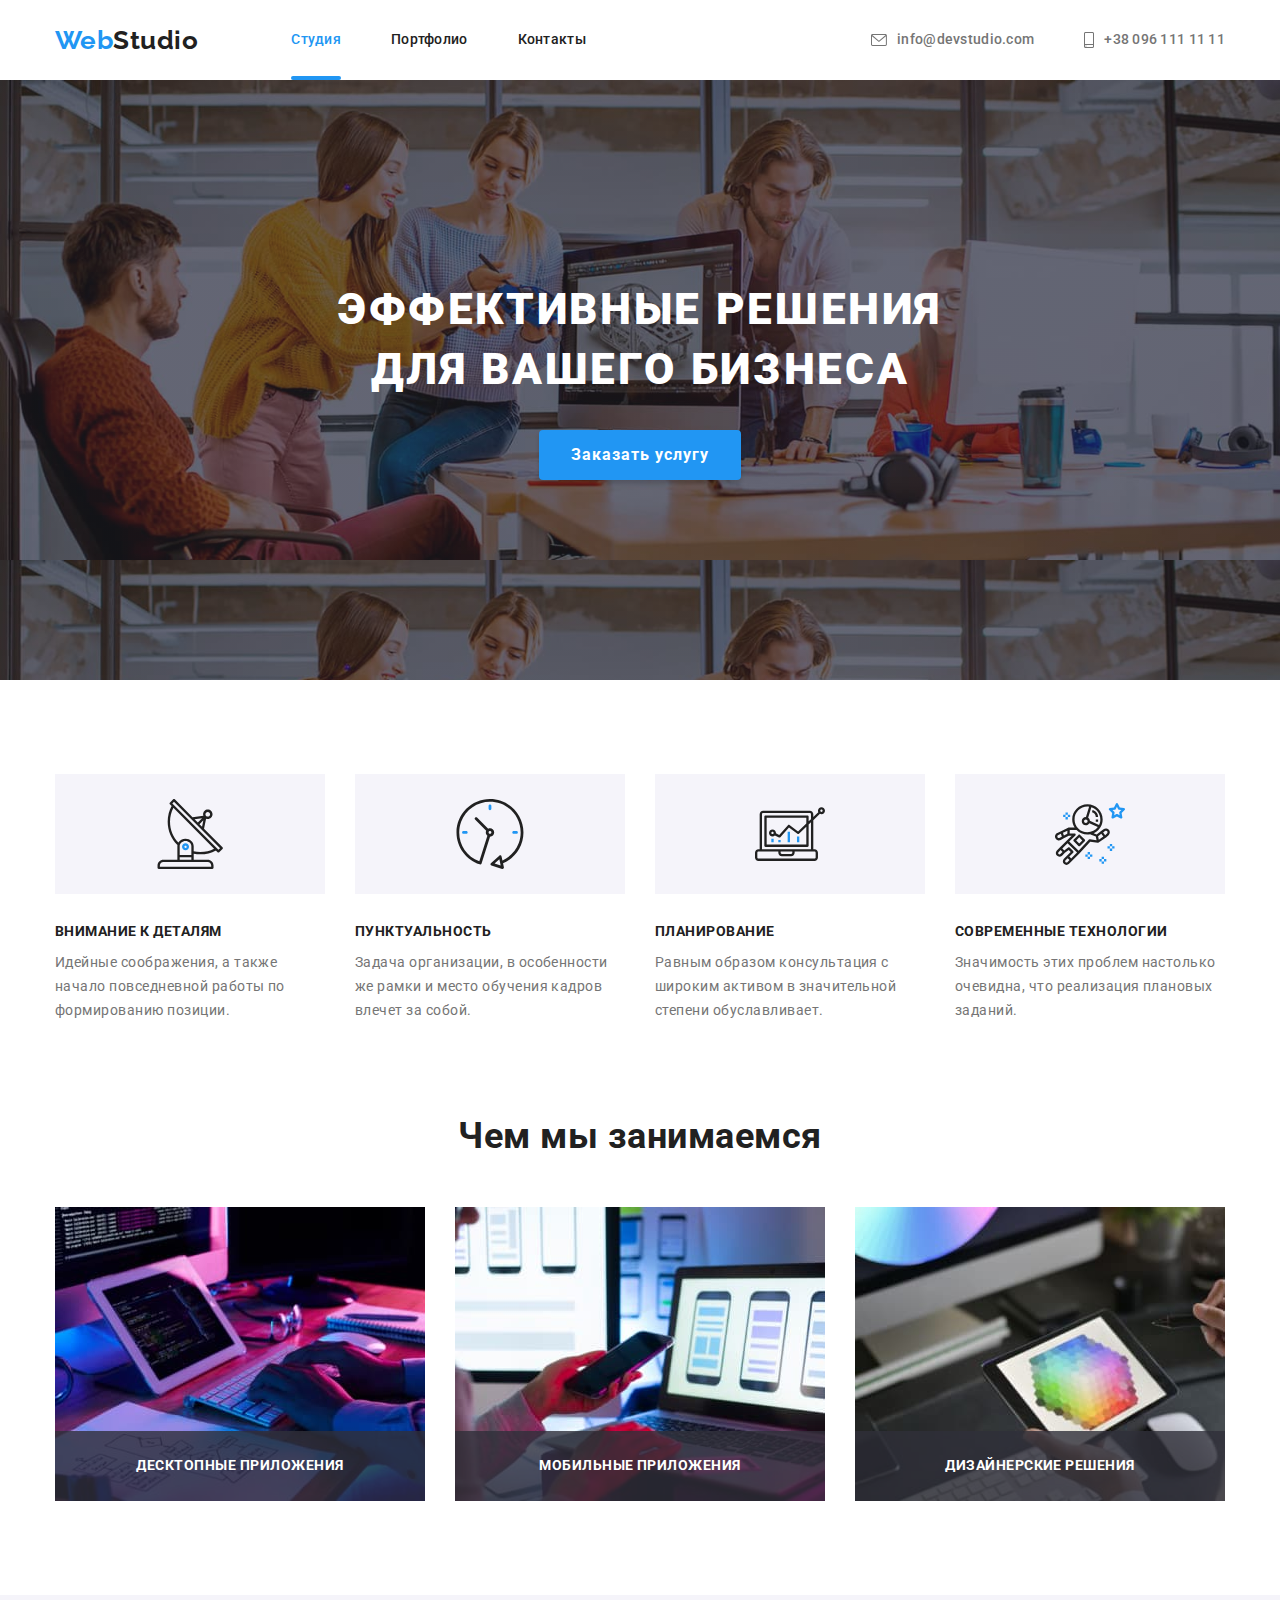
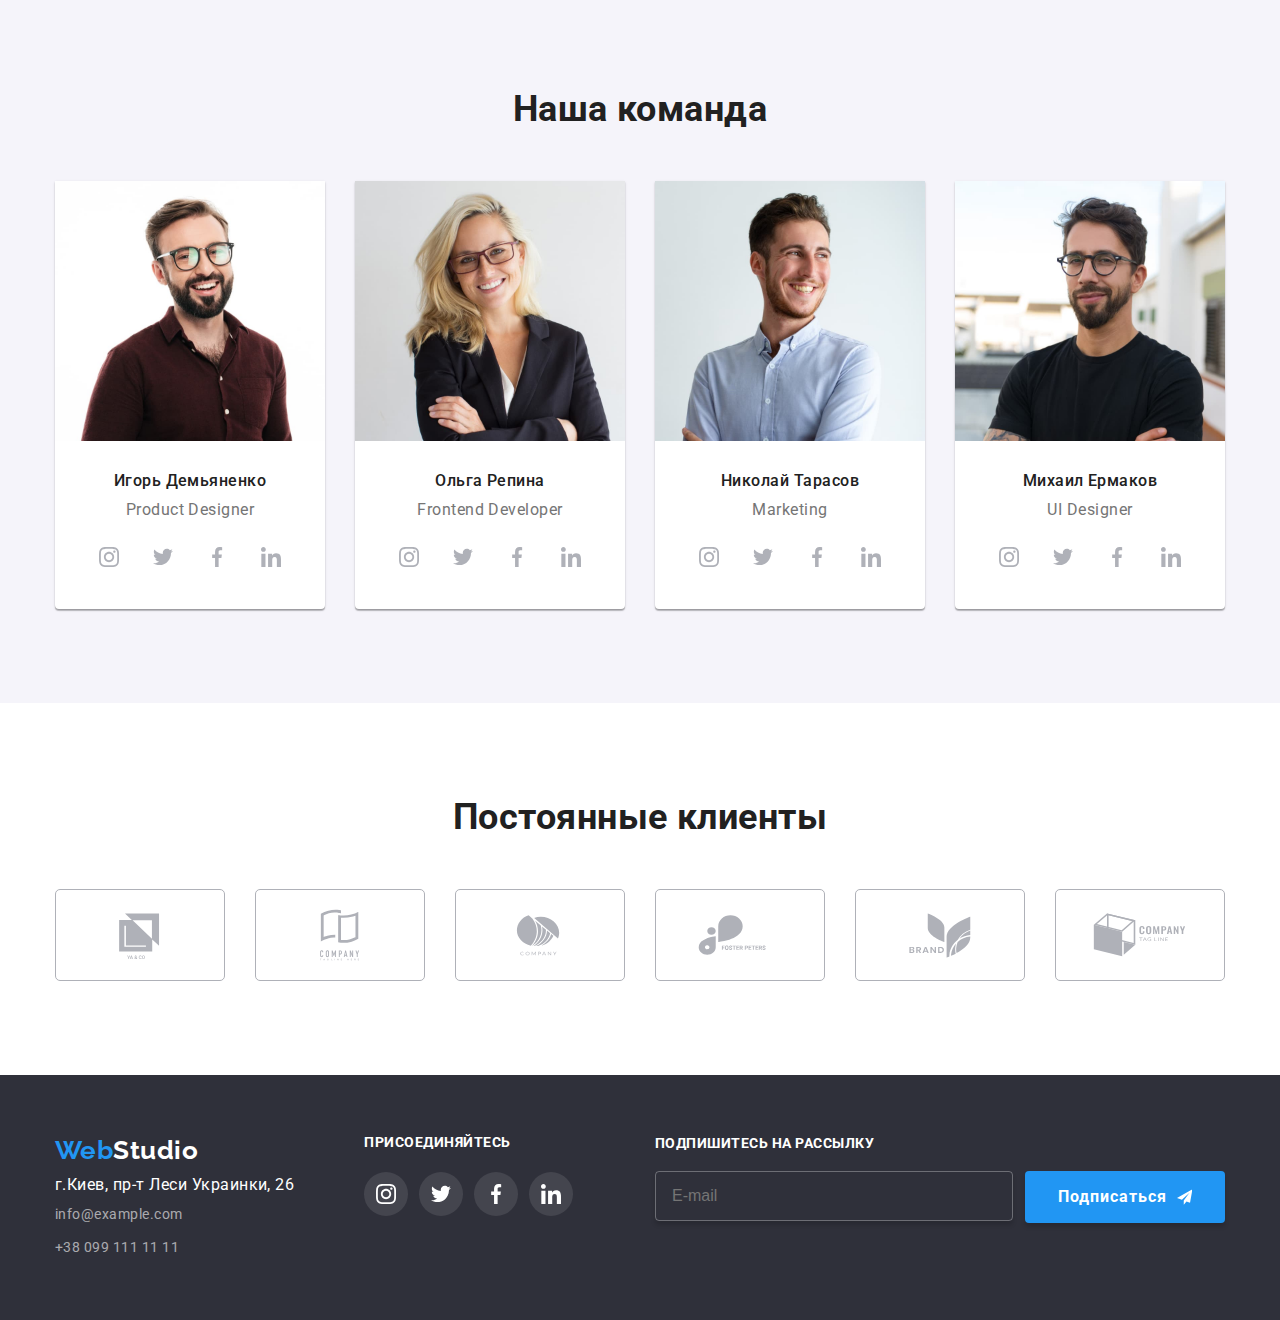
<file: index.html>
<!DOCTYPE html>
<html lang="ru">

<head>


    <meta charset="UTF-8" />
    <meta http-equiv="X-UA-Compatible" content="IE=edge" />
    <meta name="viewport" content="width=device-width, initial-scale=1.0" />
    <title>WebStudio</title>
    <link
        href="https://fonts.googleapis.com/css2?family=Raleway:wght@700&family=Roboto:wght@400;500;700;900&display=swap"
        rel="stylesheet" />
    <link rel="stylesheet" href="./css/styles.css" />
</head>

<body>

    <!-- Верхняя линия  -->
    <header class="header">
        <div class="container">
            <nav class="nav">
                <a href="./index.html" class="logo">
                    <span class="fs-logo">Web</span>Studio
                </a>
                <ul class="nav-list">
                    <li><a href="./index.html" class="nav-point current">Студия</a></li>
                    <li>
                        <a href="./portfolio.html" class="nav-point">Портфолио</a>
                    </li>
                    <li>
                        <a href="" class="nav-point contact">Контакты</a>
                    </li>
                </ul>
            </nav>
            <ul class="contact-list">
                <li>
                    <a href="mailto:info@devstudio.com" class="email">
                        <div class="envelope">
                            <svg class="icon" width="16" height="12">
                                <use href='./images/icons.svg#icon-envelope'>
                                </use>
                            </svg>
                        </div>
                        info@devstudio.com
                    </a>
                </li>
                <li>
                    <a href="tel:+380961111111" class="tel">
                        <div class="smartphone">
                            <svg class="icon" width="10" height="16">
                                <use href='./images/icons.svg#icon-smartphone'>
                                </use>
                            </svg>
                        </div>
                        +38 096 111 11 11
                    </a>
                </li>
            </ul>
        </div>
    </header>
    
<main class="main-content"></main>
    <!-- Контент главной страницы-->
    <section class="main-block section">
        <h1 class="main-title">
            ЭФФЕКТИВНЫЕ РЕШЕНИЯ <br />
            ДЛЯ ВАШЕГО БИЗНЕСА
        </h1>
        <button type="button" class="main-btn" data-modal-open>Заказать услугу</button>
    
        <div class="backdrop is-hidden" data-modal>
    
            <div class="modal">
    
                <button class="close" data-modal-close>

                </button>
            
                    <form class="modal-form" autocomplete="off">
                        <b class="modal-title">
                            Оставьте свои данные, мы вам перезвоним
                        </b>
            
                                <label class=form-label>Имя
                                <input class="textfield" type="text" name="name" id="name" placeholder=" " />
                                <svg class="form-icon" width="18" height="18">
                                    <use href="./images/symbol-defs1.svg#icon-icon-chelovek-1"></use>
                                </svg>
                                </label>
                           
                                <label class=form-label>Телефон
                                <input class="textfield" type="tel" name="tel" id="tel" placeholder=" " />
                                <svg class="form-icon" width="18" height="18">
                                    <use href="./images/symbol-defs1.svg#icon-phone-black"></use>
                                </svg>
                                </label>

                                <label class=form-label>Почта
                                <input class="textfield" type="email" name="email" id="mail" placeholder=" " />
                                <svg class="form-icon" width="18" height="18">
                                    <use href="./images/symbol-defs2.svg#icon-email-black-18dp"></use>
                                </svg>
                                </label>

                                <label class=comment-field for="comment">Комментарий</label>
                                <input class="comment-label" type="comment" name="comment" id="comment" placeholder="Введите текст" />

            
                        <label class="modal-consent">
                            <input class="modal-checkbox" type="checkbox" name="policy" />
                            <span class="checkbox-icon">
                                <svg width="16" height="15">
                                    <use href="./images/symbol.svg#icon-checktwo"></use>
                                </svg>
                            </span>
                            <span class="md-cons">Соглашаюсь с рассылкой и принимаю <a class="modal-link-consent" href="#"> Условия
                                    договора</a></span>
                        </label>
            
                        <button class="link-button" type="submit">Отправить</button>
            
                    </form>
                </div>
                </div>
                </section>

        <!-- Преимущества-->
        <section class="section benefits">
            <div class="container">
                <h2 class="section-title hidden">Преимущества</h2>
                <ul class="section-list">
                    <li class="card">
                        <div class="icons">
                            <svg class="icon-antena" width="70" height="70">
                                <use href='./images/icons.svg#icon-antenna'></use>
                            </svg>
                        </div>
                        <h3 class="section-point">ВНИМАНИЕ К ДЕТАЛЯМ</h3>
                        <p class="section-descr">
                            Идейные соображения, а также начало повседневной работы по
                            формированию позиции.
                        </p>
                    </li>
                    <li class="card">
                        <div class="icons">
                            <svg class="icon-clock" width="70" height="70">
                                <use href='./images/icons.svg#icon-clock'></use>
                            </svg>
                        </div>
                        <h3 class="section-point">ПУНКТУАЛЬНОСТЬ</h3>
                        <p class="section-descr">
                            Задача организации, в особенности же рамки и место обучения кадров
                            влечет за собой.
                        </p>
                    </li>
                    <li class="card">
                        <div class="icons">
                            <svg class="icon-comp" width="70" height="70">
                                <use href='./images/icons.svg#icon-diagram'></use>
                            </svg>
                        </div>
                        <h3 class="section-point">ПЛАНИРОВАНИЕ</h3>
                        <p class="section-descr">
                            Равным образом консультация с широким активом в значительной
                            степени обуславливает.
                        </p>
                    </li>
                    <li class="card">
                        <div class="icons">
                            <svg class="icon-astronaut" width="70" height="70">
                                <use href='./images/icons.svg#icon-astronaut'></use>
                            </svg>
                        </div>
                        <h3 class="section-point">СОВРЕМЕННЫЕ ТЕХНОЛОГИИ</h3>
                        <p class="section-descr">
                            Значимость этих проблем настолько очевидна, что реализация
                            плановых заданий.
                        </p>
                    </li>
                </ul>
            </div>
        </section>

        <!-- Чем мы занимаемся -->
        <section class="section what-we-do">
            <div class="container">
                <h2 class="section-title">Чем мы занимаемся</h2>
                <ul class="section-list">
                    <li>
                        <div class="img-wrap ">
                            <img src="./images/box1.jpg" alt="Пример рабочего места 1" width="370" height="294" />
                            <div class="descript">
                                <p class="descript-title">Десктопные приложения</p>
                            </div>
                        </div>
                    </li>
                    <li>
                        <div class="img-wrap ">
                            <img src="./images/box2.jpg" alt="Пример рабочего места 2" width="370" height="294" />
                            <div class="descript">
                                <p class="descript-title">Мобильные приложения</p>
                            </div>
                        </div>
                    </li>
                    <li>
                        <div class="img-wrap ">
                            <img src="./images/box3.jpg" alt="Пример рабочего места 3" width="370" height="294" />
                            <div class="descript">
                                <p class="descript-title">Дизайнерские решения</p>
                            </div>
                        </div>
                    </li>
                </ul>
            </div>
        </section>

        <!-- Наша команда -->
        <section class="section our-team">
            <div class="container">
                <h2 class="section-title">Наша команда</h2>
                <div class="section-block">
                    <ul class="section-list cards">
                        <li class="card">
                            <img src="./images/igor.jpg" alt="Игорь Демьяненко" width="270" height="260" />
                            <h3 class="card-title">Игорь Демьяненко</h3>
                            <p class="card-descr">Product Designer</p>
                            <ul class="card-links">
                                <li class="icon-item">
                                    <a href="" class="icon-link">
                                        <svg class="icon" width="20" height="20">
                                            <use href='./images/icons.svg#icon-instagram'></use>
                                        </svg>
                                    </a>
                                </li>
                                <li class="icon-item">
                                    <a href="" class="icon-link">
                                        <svg class="icon" width="20" height="20">
                                            <use href='./images/icons.svg#icon-twitter'></use>
                                        </svg>
                                    </a>
                                </li>
                                <li class="icon-item">
                                    <a href="" class="icon-link"> <svg class="icon" width="20" height="20">
                                            <use href='./images/icons.svg#icon-facebook'></use>
                                        </svg></a>

                                </li>
                                <li class="icon-item">
                                    <a href="" class="icon-link"><svg class="icon" width="20" height="20">
                                            <use href='./images/icons.svg#icon-linkedin'></use>
                                        </svg></a>

                                </li>
                            </ul>
                        </li>
                        <li class="card">
                            <img src="./images/olga.jpg" alt="Ольга Репина" width="270" height="260" />
                            <h3 class="card-title">Ольга Репина</h3>
                            <p class="card-descr">Frontend Developer</p>
                            <ul class="card-links">
                                <li class="icon-item">
                                    <a href="" class="icon-link">
                                        <svg class="icon" width="20" height="20">
                                            <use href='./images/icons.svg#icon-instagram'></use>
                                        </svg>
                                    </a>
                                </li>
                                <li class="icon-item">
                                    <a href="" class="icon-link">
                                        <svg class="icon" width="20" height="20">
                                            <use href='./images/icons.svg#icon-twitter'></use>
                                        </svg>
                                    </a>
                                </li>
                                <li class="icon-item">
                                    <a href="" class="icon-link"> <svg class="icon" width="20" height="20">
                                            <use href='./images/icons.svg#icon-facebook'></use>
                                        </svg></a>

                                </li>
                                <li class="icon-item">
                                    <a href="" class="icon-link"><svg class="icon" width="20" height="20">
                                            <use href='./images/icons.svg#icon-linkedin'></use>
                                        </svg></a>

                                </li>
                            </ul>
                        </li>
                        <li class="card">
                            <img src="./images/nikolai.jpg" alt="Николай Тарасов" width="270" height="260" />
                            <h3 class="card-title">Николай Тарасов</h3>
                            <p class="card-descr">Marketing</p>
                            <ul class="card-links">
                                <li class="icon-item">
                                    <a href="" class="icon-link">
                                        <svg class="icon" width="20" height="20">
                                            <use href='./images/icons.svg#icon-instagram'></use>
                                        </svg>
                                    </a>
                                </li>
                                <li class="icon-item">
                                    <a href="" class="icon-link">
                                        <svg class="icon" width="20" height="20">
                                            <use href='./images/icons.svg#icon-twitter'></use>
                                        </svg>
                                    </a>
                                </li>
                                <li class="icon-item">
                                    <a href="" class="icon-link"> <svg class="icon" width="20" height="20">
                                            <use href='./images/icons.svg#icon-facebook'></use>
                                        </svg></a>

                                </li>
                                <li class="icon-item">
                                    <a href="" class="icon-link"><svg class="icon" width="20" height="20">
                                            <use href='./images/icons.svg#icon-linkedin'></use>
                                        </svg></a>

                                </li>
                            </ul>
                        </li>
                        <li class="card">
                            <img src="./images/misha.jpg" alt="Михаил Ермаков" width="270" height="260" />
                            <h3 class="card-title">Михаил Ермаков</h3>
                            <p class="card-descr">UI Designer</p>
                            <ul class="card-links">
                                <li class="icon-item">
                                    <a href="" class="icon-link">
                                        <svg class="icon" width="20" height="20">
                                            <use href='./images/icons.svg#icon-instagram'></use>
                                        </svg>
                                    </a>
                                </li>
                                <li class="icon-item">
                                    <a href="" class="icon-link">
                                        <svg class="icon" width="20" height="20">
                                            <use href='./images/icons.svg#icon-twitter'></use>
                                        </svg>
                                    </a>
                                </li>
                                <li class="icon-item">
                                    <a href="" class="icon-link"> <svg class="icon" width="20" height="20">
                                            <use href='./images/icons.svg#icon-facebook'></use>
                                        </svg></a>

                                </li>
                                <li class="icon-item">
                                    <a href="" class="icon-link"><svg class="icon" width="20" height="20">
                                            <use href='./images/icons.svg#icon-linkedin'></use>
                                        </svg></a>

                                </li>
                            </ul>
                        </li>
                    </ul>
                </div>
            </div>
        </section>
    </main>
    <section class="section client">
        <div class="container">
            <h2 class="section-title">Постоянные клиенты</h2>
            <ul class="card-client">
                <li class="icon-client">
                    <a href="" class="icon-card">
                    <svg class="icon-logo" width="106px" height="60">
                        <use href='./images/icons.svg#icon-logo1'></use>
                    </svg>
                    </a>
                </li>
                <li class="icon-client">
                    <a href="" class="icon-card">
                    <svg class="icon-logo" width="106" height="60">
                        <use href='./images/icons.svg#icon-logo2'></use>
                    </svg>
                    </a>
                </li>
                <li class="icon-client">
                    <a href="" class="icon-card">
                    <svg class="icon-logo" width="106" height="60">
                        <use href='./images/icons.svg#icon-logo3'></use>
                    </svg>
                    </a>
                </li>
                <li class="icon-client">
                    <a href="" class="icon-card">
                    <svg class="icon-logo" width="106" height="60">
                        <use href='./images/icons.svg#icon-logo4'></use>
                    </svg>
                    </a>
                </li>
                <li class="icon-client">
                    <a href="" class="icon-card">
                    <svg class="icon-logo" width="106" height="60">
                        <use href='./images/icons.svg#icon-logo5'></use>
                    </svg>
                    </a>
                </li>
                <li class="icon-client">
                    <a href="" class="icon-card">
                    <svg class="icon-logo" width="106" height="60">
                        <use href='./images/icons.svg#icon-logo6'></use>
                    </svg>
                    </a>
                </li>
            </ul>
        </div>
    </section>
    <!--  Подвал   -->
    <footer class="footer">
        <div class="container">
            <div class="footer-flex">
                <div>
                    <a href="./index.html" class="logo">
                        <span class="fs-logo">Web</span>Studio
                    </a>
                    <address>
                        <p class="item">г.Киев, пр-т Леси Украинки, 26</p>
                        <span class="item adress-transparency">info@example.com</span>
                        <span class="item adress-transparency">+38 099 111 11 11</span>
                    </address>
                </div>
                <div class="flex">
                    <b class="footer-offer">присоединяйтесь</b>
                    <ul class="list footer-soclink">
                        <li class="item">
                            <a class="social-link" href="" aria-label="Instagram">
                                <svg class="footer-social-link" width="20" height="20">
                                    <use href="./images/icons.svg#icon-instagram"></use>
                                </svg>
                            </a>
                        </li>
                        <li class="item">
                            <a href="" aria-label="Twitter" class="social-link">
                                <svg class="footer-social-link" width="20" height="20">
                                    <use href="./images/icons.svg#icon-twitter"></use>
                                </svg>
                            </a>
                        </li>
                        <li class="item">
                            <a href="" aria-label="Facebook" class="social-link">
                                <svg class="footer-social-link" width="20" height="20">
                                    <use href="./images/icons.svg#icon-facebook"></use>
                                </svg>
                            </a>
                        </li>
                        <li class="item">
                            <a href="" aria-label="LinkedIn" class="social-link">
                                <svg class="footer-social-link" width="20" height="20">
                                    <use href="./images/icons.svg#icon-linkedin"></use>
                                </svg>
                            </a>
                        </li>
                    </ul>
                </div>
                <div class="subscribe">
                
                    <h2 class="visually-hidden">Форма подписки</h2>
                    <b style="text-transform: uppercase; font-size: 14px; margin-bottom: 20px; display: block;">Подпишитесь на рассылку</b>
                
                    <form class="modal-form" autocomplete="off">
                        <div class="footer-form">
                            <label for="mail"></label>
                            <input type="email" name="email" id="mail" placeholder="E-mail" />
                            <button class="link-button" type="submit">Подписаться
                                <svg class="subscribe-icon" width="24" height="24">
                                    <use href="./images/symbol-defs.svg#icon-icon-send-1"></use>
                                </svg>
                            </button>
                        </div>
                    </form>
                </div>
            </div>
        </div>
    </footer>
    <script src="./js/modal.js"></script>
    </body>
    
    </html>
</file>
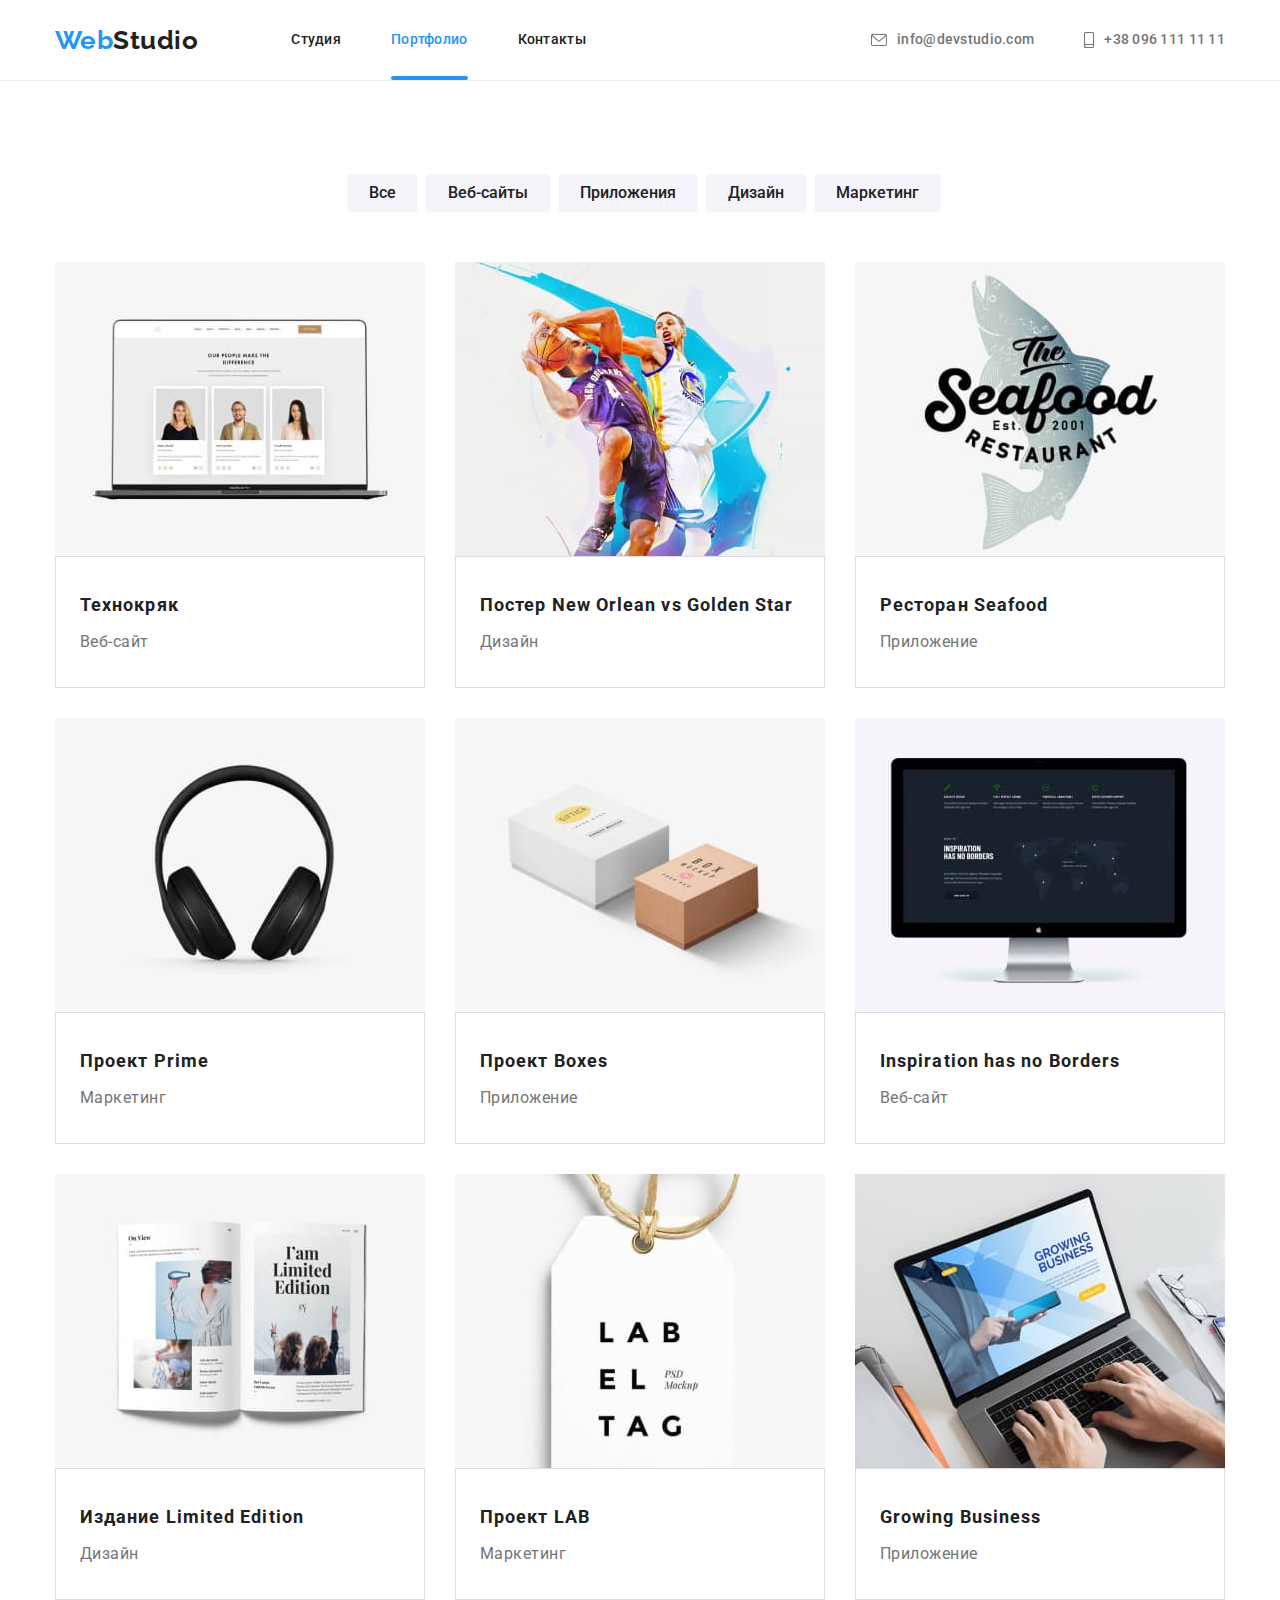
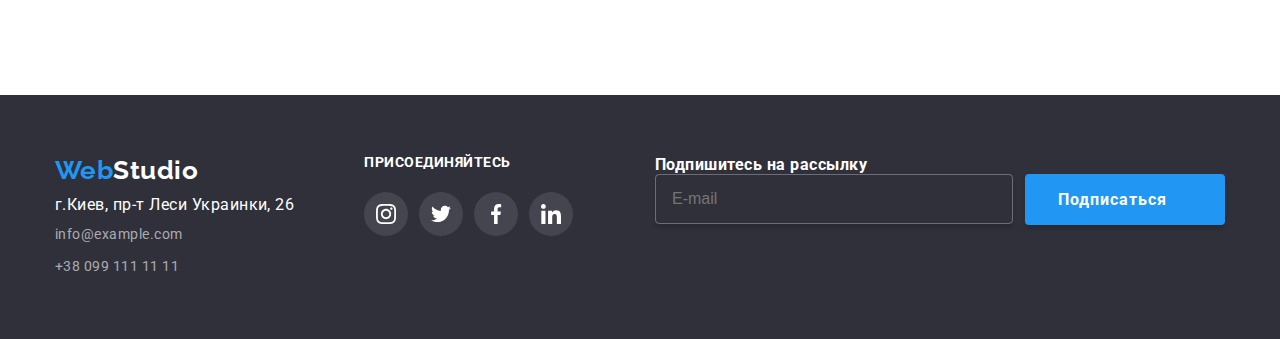
<file: portfolio.html>
<!DOCTYPE html>
<html lang="ru">

<head>
    <meta charset="UTF-8"/>
    <meta http-equiv="X-UA-Compatible" content="IE=edge" />
    <meta name="viewport" content="width=device-width, initial-scale=1.0" />
    <title>Portfolio</title>
    <link
        href="https://fonts.googleapis.com/css2?family=Raleway:wght@700&family=Roboto:wght@400;500;700;900&display=swap"
        rel="stylesheet" />
    <link rel="stylesheet" href="./css/styles.css" />
</head>

<body> 
    <!--   Верхняя линия  -->
    <header class="header">
        <div class="container">
            <nav class="nav">
                <a href="./index.html" class="logo">
                    <span class="fs-logo">Web</span>Studio
                </a>
                <ul class="nav-list">
                    <li><a href="./index.html" class="nav-point">Студия</a></li>
                    <li>
                        <a href="./portfolio.html" class="nav-point current">Портфолио</a>
                    </li>
                    <li>
                        <a href="" class="nav-point contact">Контакты</a>
                    </li>
                </ul>
                </nav>
                <ul class="contact-list">
                    <li>
                        <a href="mailto:info@devstudio.com" class="email">
                            <div class="envelope">
                                <svg class="icon" width="16" height="12">
                                    <use href='./images/icons.svg#icon-envelope'>
                                    </use>
                                </svg>
                            </div>
                            info@devstudio.com
                        </a>
                    </li>
                    <li>
                        <a href="tel:+380961111111" class="tel">
                            <div class="smartphone">
                                <svg class="icon" width="10" height="16">
                                    <use href='./images/icons.svg#icon-smartphone'>
                                    </use>
                                </svg>
                            </div>
                            +38 096 111 11 11
                        </a>
                </li>
            </ul>
        </div>
    </header>
    <!--  Контент страницы   -->
    <main class="pf-content">
        <section class="pf-section">
            <h1 class="section-title hidden">Portfolio</h1>
            <ul class="btn-list">
                <li><button type="button" class="btn">Все</button></li>
                <li><button type="button" class="btn">Веб-сайты</button></li>
                <li><button type="button" class="btn">Приложения</button></li>
                <li><button type="button" class="btn">Дизайн</button></li>
                <li><button type="button" class="btn">Маркетинг</button></li>
            </ul>
            <ul class="cards-list container examples">
                <li class="pf-card">
                <a href="" class="link examples-link">
                    <div class="product-thumb">
                    <img src="./images/example1.jpg" alt="our people make the difference" width="370" height="294" />
                    <p class="description">
                        Технокряк это современная площадка распространения
                        коронавируса. Компании используют эту платформу для
                        цифрового шпионажа и атак на защищённые сервера конкурентов.
                    </p>
                    </div>
                    <div class="card-link">
                            <h2 class="pf-card-title">Технокряк</h2>
                            <p class="pf-card-descr">Веб-сайт</p>
                    </div>
                    
                </a>
                </li>
                <li class="pf-card">
                    <a href="" class="link examples-link">
                    <div class="product-thumb">
                    <img src="./images/example2.jpg" alt="basketball" width="370" height="294" />
                    <p class="description">
                        Технокряк это современная площадка распространения 
                        коронавируса. Компании используют эту платформу для 
                        цифрового шпионажа и атак на защищённые сервера конкурентов.
                    </p>
                    </div>
                    <div class="card-link">
                            <h2 class="pf-card-title">Постер New Orlean vs Golden Star</h2>
                            <p class="pf-card-descr">Дизайн</p>
                    </div>
                    </a>
                </li>
                <li class="pf-card">
                    <a href="" class="link examples-link">
                    <div class="product-thumb">
                    <img src="./images/example3.jpg" alt="seafood restaurant" width="370" height="294" />
                    <p class="description">
                        Технокряк это современная площадка распространения
                        коронавируса. Компании используют эту платформу для
                        цифрового шпионажа и атак на защищённые сервера конкурентов.
                    </p>
                    </div>
                    <div class="card-link">
                            <h2 class="pf-card-title">Ресторан Seafood</h2>
                            <p class="pf-card-descr">Приложение</p>
                    </div>
                    </a>
                </li>
                <li class="pf-card">
                    <a href="" class="link examples-link">
                    <div class="product-thumb">
                    <img src="./images/example4.jpg" alt="head earphone" width="370" height="294" />
                    <p class="description">
                        Технокряк это современная площадка распространения
                        коронавируса. Компании используют эту платформу для
                        цифрового шпионажа и атак на защищённые сервера конкурентов.
                    </p>
                    </div>
                    <div class="card-link">
                            <h2 class="pf-card-title">Проект Prime</h2>
                            <p class="pf-card-descr">Маркетинг</p>
                    </div>
                    </a>
                </li>
                <li class="pf-card">
                    <a href="" class="link examples-link">
                    <div class="product-thumb">
                    <img src="./images/example5.jpg" alt="examples" width="370" height="294" />
                    <p class="description">
                        Технокряк это современная площадка распространения
                        коронавируса. Компании используют эту платформу для
                        цифрового шпионажа и атак на защищённые сервера конкурентов.
                    </p>
                    </div>
                    <div class="card-link">
                            <h2 class="pf-card-title">Проект Boxes</h2>
                            <p class="pf-card-descr">Приложение</p>
                    </div>
                    </a>
                </li>
                <li class="pf-card">
                    <a href="" class="link examples-link">
                    <div class="product-thumb">
                    <img src="./images/example6.jpg" alt="computer with the home page" width="370" height="294" />
                    <p class="description">
                        Технокряк это современная площадка распространения
                        коронавируса. Компании используют эту платформу для
                        цифрового шпионажа и атак на защищённые сервера конкурентов.
                    </p>
                    </div>
                    <div class="card-link">
                            <h2 class="pf-card-title">Inspiration has no Borders</h2>
                            <p class="pf-card-descr">Веб-сайт</p>
                    </div>
                    </a>
                </li>
                <li class="pf-card">
                    <a href="" class="link examples-link">
                    <div class="product-thumb">
                    <img src="./images/example7.jpg" alt="open book" width="370" height="294" />
                    <p class="description">
                        Технокряк это современная площадка распространения
                        коронавируса. Компании используют эту платформу для
                        цифрового шпионажа и атак на защищённые сервера конкурентов.
                    </p>
                    </div>
                    <div class="card-link">
                            <h2 class="pf-card-title">Издание Limited Edition</h2>
                            <p class="pf-card-descr">Дизайн</p>
                    </div>
                    </a>
                </li>
                
                <li class="pf-card">
                    <a href="" class="link examples-link">
                    <div class="product-thumb">
                    <img src="./images/example8.jpg" alt="lab el tag" width="370" height="294" />
                    <p class="description">
                        Технокряк это современная площадка распространения
                        коронавируса. Компании используют эту платформу для
                        цифрового шпионажа и атак на защищённые сервера конкурентов.
                    </p>
                    </div>
                    <div class="card-link">
                            <h2 class="pf-card-title">Проект LAB</h2>
                            <p class="pf-card-descr">Маркетинг</p>

                    </div>
                    </a>
                </li>
                <li class="pf-card">
                    <a href="" class="link examples-link">
                    <div class="product-thumb">
                    <img src="./images/example9.jpg" alt="laptop with the example" width="370" height="294" />
                    <p class="description">
                        Технокряк это современная площадка распространения
                        коронавируса. Компании используют эту платформу для
                        цифрового шпионажа и атак на защищённые сервера конкурентов.
                    </p>
                    </div>
                    <div class="card-link">
                            <h2 class="pf-card-title">Growing Business</h2>
                            <p class="pf-card-descr">Приложение</p>
                    </div>
                    </a>
                </li>
            </ul>
        </section>
    </main>
    <!--  Подвал   -->
        <!--  Подвал   -->
        <footer class="footer">
            <div class="container">
                <div class="footer-flex">
                    <div >
                        <a href="./index.html" class="logo">
                            <span class="fs-logo">Web</span>Studio
                        </a>
                        <address>
                            <p class="item">г.Киев, пр-т Леси Украинки, 26</p>
                            <span class="item adress-transparency">info@example.com</span>
                            <span class="item adress-transparency">+38 099 111 11 11</span>
                        </address>
                    </div>
                    <div class="flex">
                        <b class="footer-offer">присоединяйтесь</b>
                        <ul class="list footer-soclink">
                            <li class="item">
                                <a class="social-link" href="" aria-label="Instagram">
                                    <svg class="footer-social-link" width="20" height="20">
                                        <use href="./images/icons.svg#icon-instagram"></use>
                                    </svg>
                                </a>
                            </li>
                            <li class="item">
                                <a href="" aria-label="Twitter" class="social-link">
                                    <svg class="footer-social-link" width="20" height="20">
                                        <use href="./images/icons.svg#icon-twitter"></use>
                                    </svg>
                                </a>
                            </li>
                            <li class="item">
                                <a href="" aria-label="Facebook" class="social-link">
                                    <svg class="footer-social-link" width="20" height="20">
                                        <use href="./images/icons.svg#icon-facebook"></use>
                                    </svg>
                                </a>
                            </li>
                            <li class="item">
                                <a href="" aria-label="LinkedIn" class="social-link">
                                    <svg class="footer-social-link" width="20" height="20">
                                        <use href="./images/icons.svg#icon-linkedin"></use>
                                    </svg>
                                </a>
                            </li>
                        </ul>
                    </div>
            <div class="subscribe">
            
                <h2 class="visually-hidden">Форма подписки</h2>
                <b>Подпишитесь на рассылку</b>
            
                <form class="modal-form" autocomplete="off">
                    <div class="footer-form">
                        <label for="mail"></label>
                        <input type="email" name="email" id="mail" placeholder="E-mail" />
                        <button class="link-button" type="submit">Подписаться
                            <svg class="subscribe-icon" width="24" height="24">
                                <use href="./images/send.jpg"></use>
                            </svg>
                        </button>
                    </div>
                </form>
            </div>
            </div>
            </div>
            </footer>
            <script src="./js/modal.js"></script>
            </body>
            
            </html>
</file>
<file: css/styles.css>
/* 
главный цвет фона, белый цвет #FFFFFF 
главный цвет текста #757575
заглавный цвет текста #212121
вторичный цвет фона #F5F4FA
цвет акцента #2196F3
цвет футера, черный цвет #000000 */
/* Гловальные переменные */
:root {
  --primary-white-color: #ffffff;
  --primary-text-color: #757575;
  --title-text-color: #212121;
  --secondary-bg-color: #f5f4fa;
  --accent-color: #2196f3;
  --footer-bg-color: #2f303a;
  --secondary-accent-color: #188ce8;
  --icon-color: #afb1b8;
}
/* Reset */
html {
  box-sizing: border-box;
}
*,
*::before,
*::after {
  box-sizing: inherit;
}
h1,
h2,
h3,
h4,
h5,
h6,
p,
ul {
  margin: 0;
  padding: 0;
  background-color: transparent;
}
a,
a:hover,
a:focus {
  text-decoration: none;
}
ul {
  list-style-type: none;
}
button {
  border: none;
  font-family: inherit;
}
img {
  display: block;
}

/* Глобальное оформление */
body {
  background-color: var(--primary-white-color);
  color: var(--primary-text-color);
  font-family: Roboto, sans-serif;
  font-style: normal;
  font-weight: normal;
  letter-spacing: 0.03em;
  margin: 0;
}
.hidden {
  position: absolute;
  clip: rect(0 0 0 0);
  width: 1px;
  height: 1px;
  margin: -1px;
}
/* Геометрия */
.container {
  width: 1200px;
  padding: 0 15px;
  margin: 0 auto;
}
.section {
  padding: 94px 0;
  margin: 0 auto;
}
/* header */
.header > .container {
  width: 1200px;
  padding: 0 15px;
  margin: 0 auto;
}
.logo {
  font-family: Raleway, sans-serif;
  color: var(--title-text-color);
  font-weight: bold;
  font-size: 26px;
  line-height: 1.19;
}
.logo > .fs-logo {
  color: var(--accent-color);
}
.nav-list a {
  color: var(--title-text-color);
  font-weight: 500;
  font-size: 14px;
  line-height: 1.14;
  letter-spacing: 0.02em;
  padding-top: 32px;
  padding-bottom: 32px;
  display: flex;
}
.logo {
  margin-right: 93px;
}
.nav-list li:not(:last-child) {
  margin-right: 50px;
}
.nav-list a:hover,
.nav-list a:focus {
  color: var(--accent-color);
}

.nav-list .nav-point.current {
  color: var(--accent-color);
  position: relative;
}

.nav-list .current::before {
  position: absolute;
  content: "";
  display: block;
  width: 100%;
  height: 4px;
  bottom: 0;
  border-radius: 2px;
  background-color: var(--accent-color);
}
.contact-list a {
  display: flex;
  flex-wrap: wrap;
  align-items: center;

  color: inherit;
  font-weight: 500;
  font-size: 14px;
  line-height: 1.14;
  letter-spacing: 0.02em;
}
.contact-list a:hover,
.contact-list a:focus {
  color: var(--accent-color);
}

.contact-list .email {
  margin-right: 50px;
}

/*.contact-list > a {
  justify-content: center;
  align-items: center;
}*/

.envelope {
  display: flex;
  margin-right: 10px;
  /*justify-content: center;*/
  align-items: center;
}

.envelope > .icon {
  display: flex;
  fill: currentColor;
}

.smartphone {
  display: flex;
  margin-right: 10px;
  /*justify-content: center;*/
  align-items: center;
}

.smartphone > .icon {
  display: flex;
  fill: currentColor;
}

.header > .container {
  display: flex;
  align-items: center;
  justify-content: space-between;
}
.nav {
  display: flex;
  align-items: center;
}
.nav > .nav-list {
  display: flex;
  align-items: center;
}
.contact-list {
  display: flex;
  align-items: center;
}
/* Main studio */
/* Hero */

.backdrop {
  position: absolute;
  top: 0;
  left: 0;
  width: 100%;
  height: 100%;
  background-color: rgba(0, 0, 0, 0.2);

  opacity: 1;
}

.backdrop.is-hidden {
  opacity: 0;
  pointer-events: none;
}

.modal {
  position: absolute;
  z-index: 999;
  top: 50%;
  left: 50%;
  transform: translate(-50%, -50%);
  border-radius: 4px;
  min-height: 581px;
  min-width: 528px;
  background-color: #fff;
}
.close {
  position: absolute;
  min-width: 30px;
  min-height: 30px;
  padding: 0;
  top: 8px;
  right: 8px;
  color: #ffffff;
  background-image: url(../images/close.jpg);
  background-repeat: no-repeat;
  background-position: center;
  background-size: contain;
  border-radius: 50%;
}

.close:hover,
.close:focus {
  color: #f5f4fa;
  background-image: url(../images/close2.jpg);
}

.main-block {
  background-color: #2f303a;
  background-image: linear-gradient(
      rgba(47, 48, 58, 0.4),
      rgba(47, 48, 58, 0.4)
    ),
    url("../images/hero.jpg");
  background-size: contain;
  text-align: center;
  padding-top: 200px;
  padding-bottom: 200px;
}

.main-title {
  color: var(--primary-white-color);
  font-weight: 900;
  font-size: 44px;
  line-height: 1.36;
  text-align: center;
  letter-spacing: 0.06em;
  text-transform: uppercase;
  margin-bottom: 30px;
}
.main-btn {
  color: var(--primary-white-color);
  background-color: var(--accent-color);
  font-weight: 700;
  font-size: 16px;
  line-height: 1.875;
  align-items: center;
  text-align: center;
  letter-spacing: 0.06em;
  min-width: 200px;
  height: 50px;
  cursor: pointer;
  border-radius: 4px;
  box-shadow: 0px 4px 4px rgba(0, 0, 0, 0.15);
  padding: 10px 32px;
}
.main-btn:focus,
.main-btn:hover {
  background-color: var(--secondary-accent-color);
  box-shadow: 0px 4px 4px rgba(0, 0, 0, 0.15);
  border-radius: 4px;
}
/* modal okno*/
/*Стили для модального окна*/
.backdrop {
  position: fixed;
  top: 0;
  left: 0;
  width: 100%;
  height: 100%;
  overflow: hidden;

  z-index: 1;
  background: rgba(0, 0, 0, 0.2);

  visibility: visible;
  opacity: 1;
  transition: all 250ms cubic-bezier(0.4, 0, 0.2, 1);
}
.backdrop.is-hidden {
  visibility: hidden;
  opacity: 0;
  pointer-events: none;
}

.backdrop.is-hidden .modal {
  transform: translate(-50%, -50%) scale(0.8) rotateY(45deg) rotateX(90deg)
    rotateZ(180deg);
}

.modal-title {
  display: block;
  margin-bottom: 12px;

  font-size: 20px;
  line-height: 1.15;
  text-align: center;

  color: #212121;
}
.modal {
  position: absolute;
  left: 50%;
  top: 50%;
  width: 528px;
  max-width: 100%;

  max-height: 100%;

  padding: 40px;

  background: #ffffff;
  box-shadow: 0px 2px 1px rgba(0, 0, 0, 0.2), 0px 1px 1px rgba(0, 0, 0, 0.14),
    0px 1px 3px rgba(0, 0, 0, 0.12);
  border-radius: 4px;

  transform: translate(-50%, -50%) scale(1);
  z-index: 2;
}

.form-label {
  position: relative;
  text-align: left;
  display: block;
  letter-spacing: 0.01em;
  color: #757575;
  font-family: Roboto;
  font-style: normal;
  font-weight: normal;
  font-size: 12px;
  line-height: 14px;
  margin-bottom: 4px;
}

.textfield {
  padding: 12px 18px 12px 42px;
  width: 448px;
  height: 40px;

  border: 1px solid rgba(33, 33, 33, 0.2);
  border-radius: 4px;
  outline: none;

  letter-spacing: 0.01em;
  color: #757575;
  margin-bottom: 10px;
  margin-top: 4px;
}

.comment-field {
  text-align: left;
  display: block;
  position: relative;
  font-family: Roboto;
  font-style: normal;
  font-weight: normal;
  font-size: 12px;
  line-height: 14px;
  letter-spacing: 0.01em;
  color: #757575;
  margin-bottom: 4px;
}

.comment-label {
  font-family: Roboto;
  font-style: normal;
  font-weight: normal;
  font-size: 14px;
  line-height: 16px;
  letter-spacing: 0.01em;

  color: rgba(117, 117, 117, 0.5);
  padding-bottom: 88px;
  padding-left: 16px;
  width: 448px;
  height: 120px;

  letter-spacing: 0.01em;
  color: #757575;

  transition: all 250ms cubic-bezier(0.4, 0, 0.2, 1);
  border: 1px solid rgba(33, 33, 33, 0.2);
  border-radius: 4px;
  outline: none;

  letter-spacing: 0.01em;
  color: #757575;
  margin-bottom: 10px;
}
.comment {
  padding: 12px 16px;
  width: 448px;
  height: 120px;
  resize: none;

  border: 1px solid rgba(33, 33, 33, 0.2);
  border-radius: 4px;
  outline: none;

  letter-spacing: 0.01em;
  color: #757575;

  transform: scale(1);
  transition: all 250ms cubic-bezier(0.4, 0, 0.2, 1);
}

.comment-label:focus + .comment-field,
.comment-label:not(:placeholder-shown) + .comment-field {
  transform: translate(-8px, -30px) scale(0.86);
  color: #2196f3;
}
.comment-label:focus,
.comment-field:focus {
  border: 1px solid #2196f3;
  outline: none;
}

.textfield:focus + .form-label,
.textfield:not(:placeholder-shown) + .form-label {
  transform: translate(-26px, -30px) scale(0.86);

  color: #2196f3;
}
.textfield:focus,
.comment:focus {
  border: 1px solid #2196f3;
  outline: none;
}

.form-icon {
  position: absolute;
  top: 29px;
  left: 16px;
  fill: #212121;
}

.textfield:focus ~ .form-icon,
.textfield:not(:placeholder-shown) ~ .form-icon,
.comment:focus ~ .form-icon,
.comment:not(:placeholder-shown) ~ .form-icon {
  fill: #2196f3;
}

.modal-consent {
  display: flex;
  align-items: center;
  max-width: 425px;
  size: 14px;
  margin-bottom: 30px;
  margin-right: auto;
  margin-left: auto;

  color: #757575;
}

.md-cons {
  font-size: 14px;
  line-height: 24px;
  letter-spacing: 0.03em;

  color: #757575;
}

.modal-checkbox {
  position: absolute;
  width: 1px;
  height: 1px;
  margin: -1px;
  border: 0;
  padding: 0;
  clip: rect(0 0 0 0);
  overflow: hidden;
}

.checkbox-icon {
  display: inline-block;
  width: 16px;
  height: 15px;
  margin-right: 5px;

  /* border: 2px solid;
  border-color: #212121;
  border-radius: 4px;
  cursor: pointer;

  transition: all 250ms cubic-bezier(0.4, 0, 0.2, 1);*/
}

.modal-checkbox:checked + .checkbox-icon {
  border-color: transparent;
  background-image: url(../images/check.svg);
  background-size: contain;
  background-origin: border-box;
}

.modal-link-consent {
  color: #2196f3;
  text-decoration: underline;
}

/* Benefits */
.section-title {
  color: var(--title-text-color);
  font-weight: bold;
  font-size: 36px;
  line-height: 1.16;
  text-align: center;
}
.benefits .section-list {
  display: flex;
}
.benefits .card {
  width: 270px;
}
.benefits .card:not(:last-child) {
  margin-right: 30px;
}

.icons {
  width: 270px;
  height: 120px;
  background-color: #f5f4fa;
  margin-bottom: 30px;
}
.icons > .icon-antena {
  width: 270px;
  margin-top: 25px;
  margin-bottom: 25px;
}

.icons > .icon-clock {
  width: 270px;
  margin-top: 25px;
  margin-bottom: 25px;
}

.icons > .icon-comp {
  width: 270px;
  margin-top: 25px;
  margin-bottom: 25px;
}

.icons > .icon-astronaut {
  width: 270px;
  margin-top: 25px;
  margin-bottom: 25px;
}

.section-point {
  color: var(--title-text-color);
  font-weight: bold;
  font-size: 14px;
  line-height: 1.14;
  text-transform: uppercase;
  margin-bottom: 10px;
}
.section-descr {
  font-size: 14px;
  line-height: 24px;
}
/* What we do */
.what-we-do.section {
  padding: 0 0 94px 0;
  margin: 0 auto;
}
.what-we-do .section-title {
  margin-bottom: 50px;
}
.what-we-do .section-list {
  display: flex;
  justify-content: space-between;
}
.img-wrap {
  position: relative;
  text-align: center;
  color: #ffffff;
  font-size: 14px;
  line-height: 1.14;
}

.descript {
  position: absolute;
  bottom: 0px;
  left: 0px;
  display: flex;
  align-items: center;
  justify-content: center;
  width: 370px;
  height: 70px;
  background-color: rgba(47, 48, 58, 0.8);
}
.descript .descript-title {
  font-weight: bold;
  text-transform: uppercase;
}
/* Our team */
.section.our-team {
  background-color: var(--secondary-bg-color);
}
.our-team .section-title {
  margin-bottom: 50px;
}

.section-list.cards {
  display: flex;
  justify-content: space-between;
}
.section-list.cards > .card {
  background-color: var(--primary-white-color);
  width: 270px;
  box-shadow: 0px 1px 3px rgba(0, 0, 0, 0.12), 0px 1px 1px rgba(0, 0, 0, 0.14),
    0px 2px 1px rgba(0, 0, 0, 0.2);
  border-radius: 0px 0px 4px 4px;
}
.card-title {
  color: var(--title-text-color);
  font-weight: 500;
  font-size: 16px;
  line-height: 1.19;
  text-align: center;
  margin-top: 30px;
  margin-bottom: 10px;
}
.card-descr {
  font-size: 16px;
  line-height: 1.19;
  text-align: center;
}

.our-team .card-links {
  display: flex;
  justify-content: space-between;
}
.our-team .card-links {
  margin-top: 16px;
  margin-left: 32px;
  margin-right: 32px;
  margin-bottom: 30px;
}
.icon-item .icon-link {
  display: block;
  width: 44px;
  height: 44px;
  border-radius: 50%;
  color: var(--icon-color);
}
.our-team .icon-link {
  display: flex;
  justify-content: center;
  align-items: center;
}
.our-team .icon {
  fill: currentColor;
}
.our-team .icon-link:hover {
  background-color: var(--accent-color);
  color: var(--primary-white-color);
}

/* main portfolio */
/* Button block */
.pf-section {
  padding-top: 93px;
  padding-bottom: 95px;
  margin: 0 auto;
  border-top-width: 1px;
  border-top-style: solid;
  border-top-color: #ececec;
}
.btn-list {
  display: flex;
  margin-bottom: 50px;
  justify-content: center;
}
.btn-list .btn {
  color: var(--title-text-color);
  background-color: var(--secondary-bg-color);
  /*box-shadow: 0px 3px 1px rgba(0, 0, 0, 0.1), 0px 1px 2px rgba(0, 0, 0, 0.08),
    0px 2px 2px rgba(0, 0, 0, 0.12);*/
  border-radius: 4px;
  font-weight: 500;
  font-size: 16px;
  line-height: 1.62;
  text-align: center;
  padding: 6px 22px;
  cursor: pointer;
  margin-left: 8px;
}
.btn-list .btn:hover,
.btn-list .btn:focus {
  background-color: var(--accent-color);
  color: var(--primary-white-color);
  font-weight: 500;
  font-size: 16px;
  line-height: 1.62;
  text-align: center;
  box-shadow: 0px 3px 1px rgba(0, 0, 0, 0.1), 0px 1px 2px rgba(0, 0, 0, 0.08),
    0px 2px 2px rgba(0, 0, 0, 0.12);
}

/* Cards block */
.pf-card {
  box-sizing: border-box;
  width: 370px;
}
.pf-card:not(:nth-last-child(-n + 3)) {
  margin-bottom: 30px;
}
.pf-card:not(:nth-child(3n)) {
  margin-right: 30px;
}
.cards-list {
  display: flex;
  flex-wrap: wrap;
}
.pf-card > .card-link {
  padding: 20px 24px;
  border: 1px solid #eeeeee;
  border-top-width: 0;
}
.pf-card .pf-card-title {
  color: var(--title-text-color);
  font-weight: bold;
  font-size: 18px;
  line-height: 2;
  letter-spacing: 0.06em;
  margin-bottom: 4px;
  margin-left: 24px;
}
.pf-card-descr {
  color: var(--primary-text-color);
  font-size: 16px;
  line-height: 1.87;
  margin-left: 24px;
}

/*client*/

.section-title {
  margin-bottom: 50px;
}
.client .icon-client:not(:last-child) {
  margin-right: 30px;
  /* margin-top: 50px;*/
}

.icon .icon-card {
  border-radius: 50%;
  /*color: var(--icon-color);*/
}
.client .icon-card {
  display: flex;
  justify-content: center;
  align-items: center;
}
.client .icon-logo {
  fill: #afb1b8;
  margin-top: 16px;
  margin-left: 32px;
  margin-right: 32px;
  margin-bottom: 16px;
}
.client .icon-logo:hover {
  fill: var(--accent-color);
}

.client .card-client {
  display: flex;
}
.client .icon-client {
  width: 170px;
  height: 92px;
  border-style: solid;
  background-color: #ffffff;
  border: 1px solid #afb1b8;
  border-radius: 5px;
}

.client .icon-client:hover {
  border-color: var(--accent-color);
  /*border-top: 2px solid var(--accent-color);*/
}

/* footer */
footer > .container {
  width: 1200px;
  padding: 60px 15px;
  margin: 0 auto;
}
footer {
  background-color: var(--footer-bg-color);
}
footer .logo {
  color: var(--primary-white-color);
}
.footer-list address {
  color: var(--primary-white-color);
  font-style: normal;
  font-size: 14px;
  line-height: 1.71;
}
.footer-list a {
  color: rgba(255, 255, 255, 0.6);
  font-size: 14px;
  line-height: 1.71;
}
.footer-list a:hover,
.footer-list a:focus {
  color: var(--accent-color);
}

.footer-email {
  margin-bottom: 9px;
  margin-top: 9px;
}

/*присоединяйтесь*/
.footer a {
  text-decoration: none;
}
footer {
  color: #ffffff;
  background-color: #2f303a;
}
address {
  display: flex;
  flex-direction: column;
  font-style: normal;
}
.footer-flex .logo {
  display: block;
  margin-bottom: 9px;
}
address .item:not(:last-child) {
  display: block;
  margin-top: 0;
  margin-bottom: 9px;
}
.footer-offer {
  display: block;
  margin-bottom: 21px;
}
.adress-transparency,
.footer-copyright {
  color: rgba(255, 255, 255, 0.6);
  font-weight: 400;
  font-size: 14px;
  line-height: 1.71;
}
.footer-copyright {
  font-size: 12px;
  line-height: 2;
  margin: 0;
  margin-top: 0;
  padding-top: 18px;
  padding-bottom: 21px;
  text-align: center;
}
.footer-offer {
  font-weight: 700;
  font-size: 14px;
  line-height: 1.14;
  text-transform: uppercase;
}
.footer-soclink {
  display: flex;
}
.social-link {
  display: flex;
  justify-content: center;
  align-items: center;
  width: 44px;
  height: 44px;
  background-color: rgba(255, 255, 255, 0.1);
  color: #ffffff;
  border-radius: 50%;
}
.social-link:hover,
.social-link:focus {
  color: #ffffff;
  background-color: #2196f3;
}
.footer-soclink .item:not(:last-child) {
  margin-right: 11px;
}
.footer-social-link {
  display: block;
  fill: currentColor;
}

.footer-email {
  display: flex;
}

.footer-flex {
  display: flex;
}

.flex {
  padding-left: 70px;
}
.pf-card:hover,
.pf-card:focus {
  box-shadow: 0px 1px 1px rgba(0, 0, 0, 0.12), 0px 4px 4px rgba(0, 0, 0, 0.06),
    1px 4px 6px rgba(0, 0, 0, 0.16);
}

/*potfolio*/
.examples .description {
  position: absolute;
  top: 0;
  left: 0;

  padding: 63px 24px;
  height: 100%;
  width: 100%;
  color: #ffffff;

  font-size: 18px;
  line-height: 1.56;
  background: rgba(33, 150, 243, 0.9);
  transform: translateY(100%);

  transition: transform 250ms cubic-bezier(0.4, 0, 0.2, 1);
}

.examples-link:hover .description,
.examples-link:focus .description {
  transform: translateY(0);
}

.examples-link:hover .product-thumb::before,
.examples-link:focus .product-thumb::before {
  transform: translateY(0);
  opacity: 1;
}
.product-thumb {
  position: relative;
  overflow: hidden;
}
.examples-link {
  display: block;
}
.card-link {
  padding: 30px 0;
  border: 1px solid #dcdde2;
}

/*footer subscrime*/
.subscribe {
  margin-left: auto;
}
.footer-form > .link-button {
  display: flex;
  align-items: center;
}
.subscribe-icon {
  display: inline-block;
  margin-left: 10px;
}
.footer-form {
  display: flex;
  width: 570px;
  flex-direction: row;
  justify-content: space-between;
}
.footer-form input[type="email"] {
  min-width: 358px;
  height: 50px;
  margin-right: 12px;

  background: inherit;

  border: 1px solid rgba(255, 255, 255, 0.3);
  box-shadow: 0px 4px 4px rgba(0, 0, 0, 0.15);
  border-radius: 4px;
  outline: none;

  padding: 12px 16px;
  font-size: 16px;
  line-height: 1.87;
  color: rgba(255, 255, 255, 0.6);
}
.visually-hidden {
  position: absolute;
  width: 1px;
  height: 1px;
  margin: -1px;
  border: 0;
  padding: 0;
  clip: rect(0 0 0 0);
  overflow: hidden;
}
.link-button {
  display: inline-block;
  border: 1px solid transparent;
  padding: 10px 32px;
  min-width: 200px;
  min-height: 50px;
  box-shadow: 0px 4px 4px rgba(0, 0, 0, 0.15);
  border-radius: 4px;
  cursor: pointer;

  color: var(--primary-white-color);
  background-color: var(--accent-color);
  outline: none;

  font-weight: 700;
  font-size: 16px;
  line-height: 1.87;
  text-decoration: none;
  text-align: center;
  letter-spacing: 0.06em;
}
.link-button:focus,
.link-button:active {
  border: 0.5px groove #f5f4fa;
}
</file>
